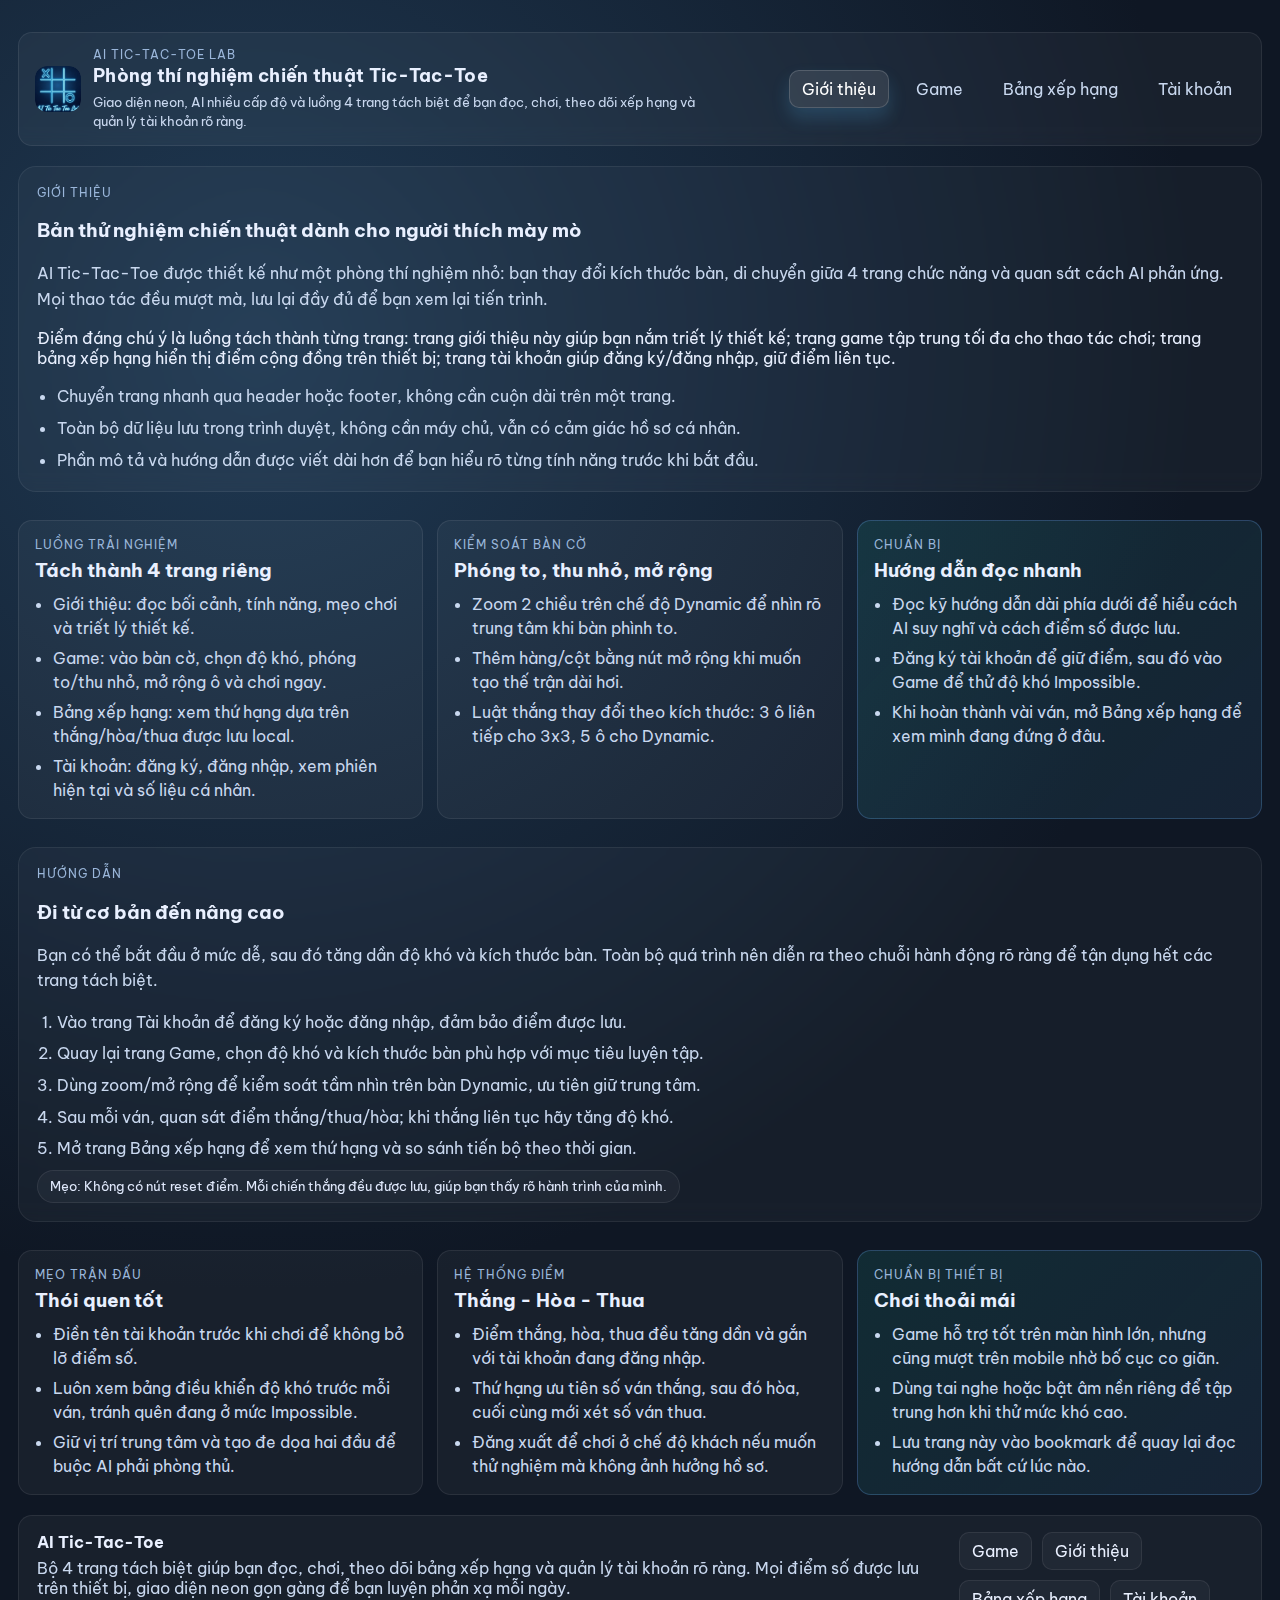
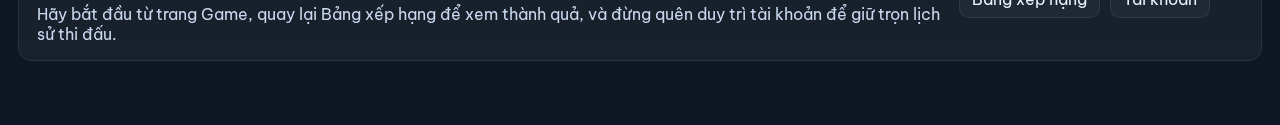
<file: index.html>
<!DOCTYPE html>
<html lang="vi">
<head>
    <meta charset="UTF-8">
    <meta name="viewport" content="width=device-width, initial-scale=1.0">
    <title>AI Tic-Tac-Toe - Giới thiệu</title>
    <link rel="icon" type="image/png" href="icon.png">
    <link rel="stylesheet" href="style.css">
</head>
<body>
    <header class="site-header">
        <div class="brand">
            <div class="brand-mark" style="padding: 0; background: none; box-shadow: none;">
                <img src="icon.png" alt="Logo" style="width: 100%; height: 100%; object-fit: contain; border-radius: 12px;">
            </div>
            <div>
                <p class="brand-kicker">AI Tic-Tac-Toe Lab</p>
                <h1 class="site-title">Phòng thí nghiệm chiến thuật Tic-Tac-Toe</h1>
                <p class="brand-subline">Giao diện neon, AI nhiều cấp độ và luồng 4 trang tách biệt để bạn đọc, chơi, theo dõi xếp hạng và quản lý tài khoản rõ ràng.</p>
            </div>
        </div>
        <nav class="site-nav">
            <a class="active" href="index.html">Giới thiệu</a>
            <a href="game.html">Game</a>
            <a href="leaderboard.html">Bảng xếp hạng</a>
            <a href="account.html">Tài khoản</a>
        </nav>
    </header>

    <main class="page">
        <section class="section-block" id="gioi-thieu">
            <p class="eyebrow">Giới thiệu</p>
            <h3>Bản thử nghiệm chiến thuật dành cho người thích mày mò</h3>
            <p class="lede">
                AI Tic-Tac-Toe được thiết kế như một phòng thí nghiệm nhỏ: bạn thay đổi kích thước bàn, di chuyển giữa 4 trang chức năng và quan sát cách AI phản ứng. Mọi thao tác đều mượt mà, lưu lại đầy đủ để bạn xem lại tiến trình.
            </p>
            <p>
                Điểm đáng chú ý là luồng tách thành từng trang: trang giới thiệu này giúp bạn nắm triết lý thiết kế; trang game tập trung tối đa cho thao tác chơi; trang bảng xếp hạng hiển thị điểm cộng đồng trên thiết bị; trang tài khoản giúp đăng ký/đăng nhập, giữ điểm liên tục.
            </p>
            <ul>
                <li>Chuyển trang nhanh qua header hoặc footer, không cần cuộn dài trên một trang.</li>
                <li>Toàn bộ dữ liệu lưu trong trình duyệt, không cần máy chủ, vẫn có cảm giác hồ sơ cá nhân.</li>
                <li>Phần mô tả và hướng dẫn được viết dài hơn để bạn hiểu rõ từng tính năng trước khi bắt đầu.</li>
            </ul>
        </section>

        <section class="info-grid">
            <div class="info-card">
                <p class="eyebrow">Luồng trải nghiệm</p>
                <h3>Tách thành 4 trang riêng</h3>
                <ul>
                    <li>Giới thiệu: đọc bối cảnh, tính năng, mẹo chơi và triết lý thiết kế.</li>
                    <li>Game: vào bàn cờ, chọn độ khó, phóng to/thu nhỏ, mở rộng ô và chơi ngay.</li>
                    <li>Bảng xếp hạng: xem thứ hạng dựa trên thắng/hòa/thua được lưu local.</li>
                    <li>Tài khoản: đăng ký, đăng nhập, xem phiên hiện tại và số liệu cá nhân.</li>
                </ul>
            </div>
            <div class="info-card">
                <p class="eyebrow">Kiểm soát bàn cờ</p>
                <h3>Phóng to, thu nhỏ, mở rộng</h3>
                <ul>
                    <li>Zoom 2 chiều trên chế độ Dynamic để nhìn rõ trung tâm khi bàn phình to.</li>
                    <li>Thêm hàng/cột bằng nút mở rộng khi muốn tạo thế trận dài hơi.</li>
                    <li>Luật thắng thay đổi theo kích thước: 3 ô liên tiếp cho 3x3, 5 ô cho Dynamic.</li>
                </ul>
            </div>
            <div class="info-card highlight">
                <p class="eyebrow">Chuẩn bị</p>
                <h3>Hướng dẫn đọc nhanh</h3>
                <ul>
                    <li>Đọc kỹ hướng dẫn dài phía dưới để hiểu cách AI suy nghĩ và cách điểm số được lưu.</li>
                    <li>Đăng ký tài khoản để giữ điểm, sau đó vào Game để thử độ khó Impossible.</li>
                    <li>Khi hoàn thành vài ván, mở Bảng xếp hạng để xem mình đang đứng ở đâu.</li>
                </ul>
            </div>
        </section>

        <section class="section-block" id="huong-dan">
            <p class="eyebrow">Hướng dẫn</p>
            <h3>Đi từ cơ bản đến nâng cao</h3>
            <p class="lede">
                Bạn có thể bắt đầu ở mức dễ, sau đó tăng dần độ khó và kích thước bàn. Toàn bộ quá trình nên diễn ra theo chuỗi hành động rõ ràng để tận dụng hết các trang tách biệt.
            </p>
            <ol>
                <li>Vào trang Tài khoản để đăng ký hoặc đăng nhập, đảm bảo điểm được lưu.</li>
                <li>Quay lại trang Game, chọn độ khó và kích thước bàn phù hợp với mục tiêu luyện tập.</li>
                <li>Dùng zoom/mở rộng để kiểm soát tầm nhìn trên bàn Dynamic, ưu tiên giữ trung tâm.</li>
                <li>Sau mỗi ván, quan sát điểm thắng/thua/hòa; khi thắng liên tục hãy tăng độ khó.</li>
                <li>Mở trang Bảng xếp hạng để xem thứ hạng và so sánh tiến bộ theo thời gian.</li>
            </ol>
            <div class="pill-note subtle">Mẹo: Không có nút reset điểm. Mỗi chiến thắng đều được lưu, giúp bạn thấy rõ hành trình của mình.</div>
        </section>

        <section class="info-grid">
            <div class="info-card">
                <p class="eyebrow">Mẹo trận đấu</p>
                <h3>Thói quen tốt</h3>
                <ul>
                    <li>Điền tên tài khoản trước khi chơi để không bỏ lỡ điểm số.</li>
                    <li>Luôn xem bảng điều khiển độ khó trước mỗi ván, tránh quên đang ở mức Impossible.</li>
                    <li>Giữ vị trí trung tâm và tạo đe dọa hai đầu để buộc AI phải phòng thủ.</li>
                </ul>
            </div>
            <div class="info-card">
                <p class="eyebrow">Hệ thống điểm</p>
                <h3>Thắng - Hòa - Thua</h3>
                <ul>
                    <li>Điểm thắng, hòa, thua đều tăng dần và gắn với tài khoản đang đăng nhập.</li>
                    <li>Thứ hạng ưu tiên số ván thắng, sau đó hòa, cuối cùng mới xét số ván thua.</li>
                    <li>Đăng xuất để chơi ở chế độ khách nếu muốn thử nghiệm mà không ảnh hưởng hồ sơ.</li>
                </ul>
            </div>
            <div class="info-card highlight">
                <p class="eyebrow">Chuẩn bị thiết bị</p>
                <h3>Chơi thoải mái</h3>
                <ul>
                    <li>Game hỗ trợ tốt trên màn hình lớn, nhưng cũng mượt trên mobile nhờ bố cục co giãn.</li>
                    <li>Dùng tai nghe hoặc bật âm nền riêng để tập trung hơn khi thử mức khó cao.</li>
                    <li>Lưu trang này vào bookmark để quay lại đọc hướng dẫn bất cứ lúc nào.</li>
                </ul>
            </div>
        </section>
    </main>

    <footer class="site-footer">
        <div>
            <strong>AI Tic-Tac-Toe</strong>
            <p>Bộ 4 trang tách biệt giúp bạn đọc, chơi, theo dõi bảng xếp hạng và quản lý tài khoản rõ ràng. Mọi điểm số được lưu trên thiết bị, giao diện neon gọn gàng để bạn luyện phản xạ mỗi ngày.</p>
            <p>Hãy bắt đầu từ trang Game, quay lại Bảng xếp hạng để xem thành quả, và đừng quên duy trì tài khoản để giữ trọn lịch sử thi đấu.</p>
        </div>
        <div class="footer-links">
            <a href="game.html">Game</a>
            <a href="index.html">Giới thiệu</a>
            <a href="leaderboard.html">Bảng xếp hạng</a>
            <a href="account.html">Tài khoản</a>
        </div>
    </footer>

    <script src="script.js" defer></script>
</body>
</html>
</file>
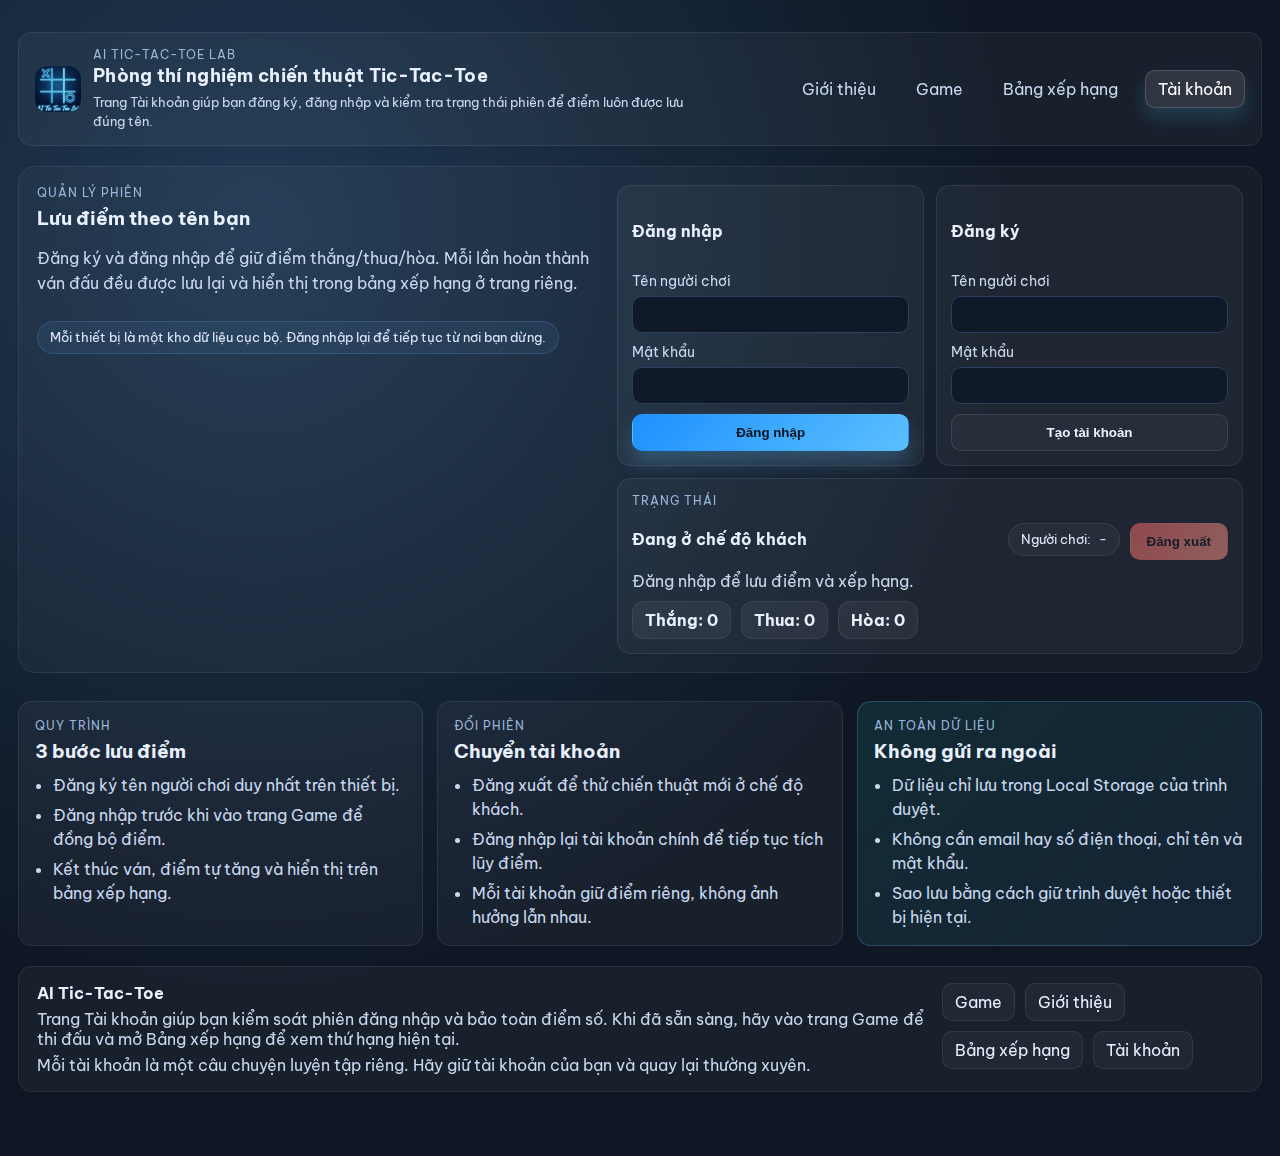
<file: account.html>
<!DOCTYPE html>
<html lang="vi">
<head>
    <meta charset="UTF-8">
    <meta name="viewport" content="width=device-width, initial-scale=1.0">
    <title>AI Tic-Tac-Toe - Tài khoản</title>
    <link rel="icon" type="image/png" href="icon.png">
    <link rel="stylesheet" href="style.css">
</head>
<body>
    <header class="site-header">
        <div class="brand">
            <div class="brand-mark" style="padding: 0; background: none; box-shadow: none;">
                <img src="icon.png" alt="Logo" style="width: 100%; height: 100%; object-fit: contain; border-radius: 12px;">
            </div>
            <div>
                <p class="brand-kicker">AI Tic-Tac-Toe Lab</p>
                <h1 class="site-title">Phòng thí nghiệm chiến thuật Tic-Tac-Toe</h1>
                <p class="brand-subline">Trang Tài khoản giúp bạn đăng ký, đăng nhập và kiểm tra trạng thái phiên để điểm luôn được lưu đúng tên.</p>
            </div>
        </div>
        <nav class="site-nav">
            <a href="index.html">Giới thiệu</a>
            <a href="game.html">Game</a>
            <a href="leaderboard.html">Bảng xếp hạng</a>
            <a class="active" href="account.html">Tài khoản</a>
        </nav>
    </header>
    <main class="page">
        <section class="auth-section" id="tai-khoan">
            <div class="auth-copy">
                <p class="eyebrow">Quản lý phiên</p>
                <h3>Lưu điểm theo tên bạn</h3>
                <p class="lede">
                    Đăng ký và đăng nhập để giữ điểm thắng/thua/hòa. Mỗi lần hoàn thành ván đấu đều được lưu lại và hiển thị trong bảng xếp hạng ở trang riêng.
                </p>
                <div class="pill-note">Mỗi thiết bị là một kho dữ liệu cục bộ. Đăng nhập lại để tiếp tục từ nơi bạn dừng.</div>
            </div>
            <div class="auth-forms">
                <div class="auth-card">
                    <h4>Đăng nhập</h4>
                    <form id="login-form" class="form-grid">
                        <label>
                            <span>Tên người chơi</span>
                            <input type="text" id="login-username" autocomplete="username">
                        </label>
                        <label>
                            <span>Mật khẩu</span>
                            <input type="password" id="login-password" autocomplete="current-password">
                        </label>
                        <button type="submit" class="btn primary">Đăng nhập</button>
                    </form>
                </div>
                <div class="auth-card">
                    <h4>Đăng ký</h4>
                    <form id="register-form" class="form-grid">
                        <label>
                            <span>Tên người chơi</span>
                            <input type="text" id="register-username" autocomplete="username">
                        </label>
                        <label>
                            <span>Mật khẩu</span>
                            <input type="password" id="register-password" autocomplete="new-password">
                        </label>
                        <button type="submit" class="btn ghost">Tạo tài khoản</button>
                    </form>
                </div>
                <div class="auth-card full">
                    <div class="session-row">
                        <div>
                            <p class="eyebrow">Trạng thái</p>
                            <h4 id="session-status">Đang ở chế độ khách</h4>
                            <p class="session-note" id="session-note">Đăng nhập để lưu điểm và xếp hạng.</p>
                        </div>
                        <div class="session-actions">
                            <p class="pill-note subtle">Người chơi: <span id="session-username">-</span></p>
                            <button id="logout-btn" type="button" class="btn danger" disabled>Đăng xuất</button>
                        </div>
                    </div>
                    <div class="session-stats">
                        <div class="stat-chip">Thắng: <span id="stat-win">0</span></div>
                        <div class="stat-chip">Thua: <span id="stat-loss">0</span></div>
                        <div class="stat-chip">Hòa: <span id="stat-draw">0</span></div>
                    </div>
                </div>
            </div>
        </section>

        <section class="info-grid">
            <div class="info-card">
                <p class="eyebrow">Quy trình</p>
                <h3>3 bước lưu điểm</h3>
                <ul>
                    <li>Đăng ký tên người chơi duy nhất trên thiết bị.</li>
                    <li>Đăng nhập trước khi vào trang Game để đồng bộ điểm.</li>
                    <li>Kết thúc ván, điểm tự tăng và hiển thị trên bảng xếp hạng.</li>
                </ul>
            </div>
            <div class="info-card">
                <p class="eyebrow">Đổi phiên</p>
                <h3>Chuyển tài khoản</h3>
                <ul>
                    <li>Đăng xuất để thử chiến thuật mới ở chế độ khách.</li>
                    <li>Đăng nhập lại tài khoản chính để tiếp tục tích lũy điểm.</li>
                    <li>Mỗi tài khoản giữ điểm riêng, không ảnh hưởng lẫn nhau.</li>
                </ul>
            </div>
            <div class="info-card highlight">
                <p class="eyebrow">An toàn dữ liệu</p>
                <h3>Không gửi ra ngoài</h3>
                <ul>
                    <li>Dữ liệu chỉ lưu trong Local Storage của trình duyệt.</li>
                    <li>Không cần email hay số điện thoại, chỉ tên và mật khẩu.</li>
                    <li>Sao lưu bằng cách giữ trình duyệt hoặc thiết bị hiện tại.</li>
                </ul>
            </div>
        </section>
    </main>

    <footer class="site-footer">
        <div>
            <strong>AI Tic-Tac-Toe</strong>
            <p>Trang Tài khoản giúp bạn kiểm soát phiên đăng nhập và bảo toàn điểm số. Khi đã sẵn sàng, hãy vào trang Game để thi đấu và mở Bảng xếp hạng để xem thứ hạng hiện tại.</p>
            <p>Mỗi tài khoản là một câu chuyện luyện tập riêng. Hãy giữ tài khoản của bạn và quay lại thường xuyên.</p>
        </div>
        <div class="footer-links">
            <a href="game.html">Game</a>
            <a href="index.html">Giới thiệu</a>
            <a href="leaderboard.html">Bảng xếp hạng</a>
            <a href="account.html">Tài khoản</a>
        </div>
    </footer>

    <script src="script.js" defer></script>
</body>
</html>
</file>
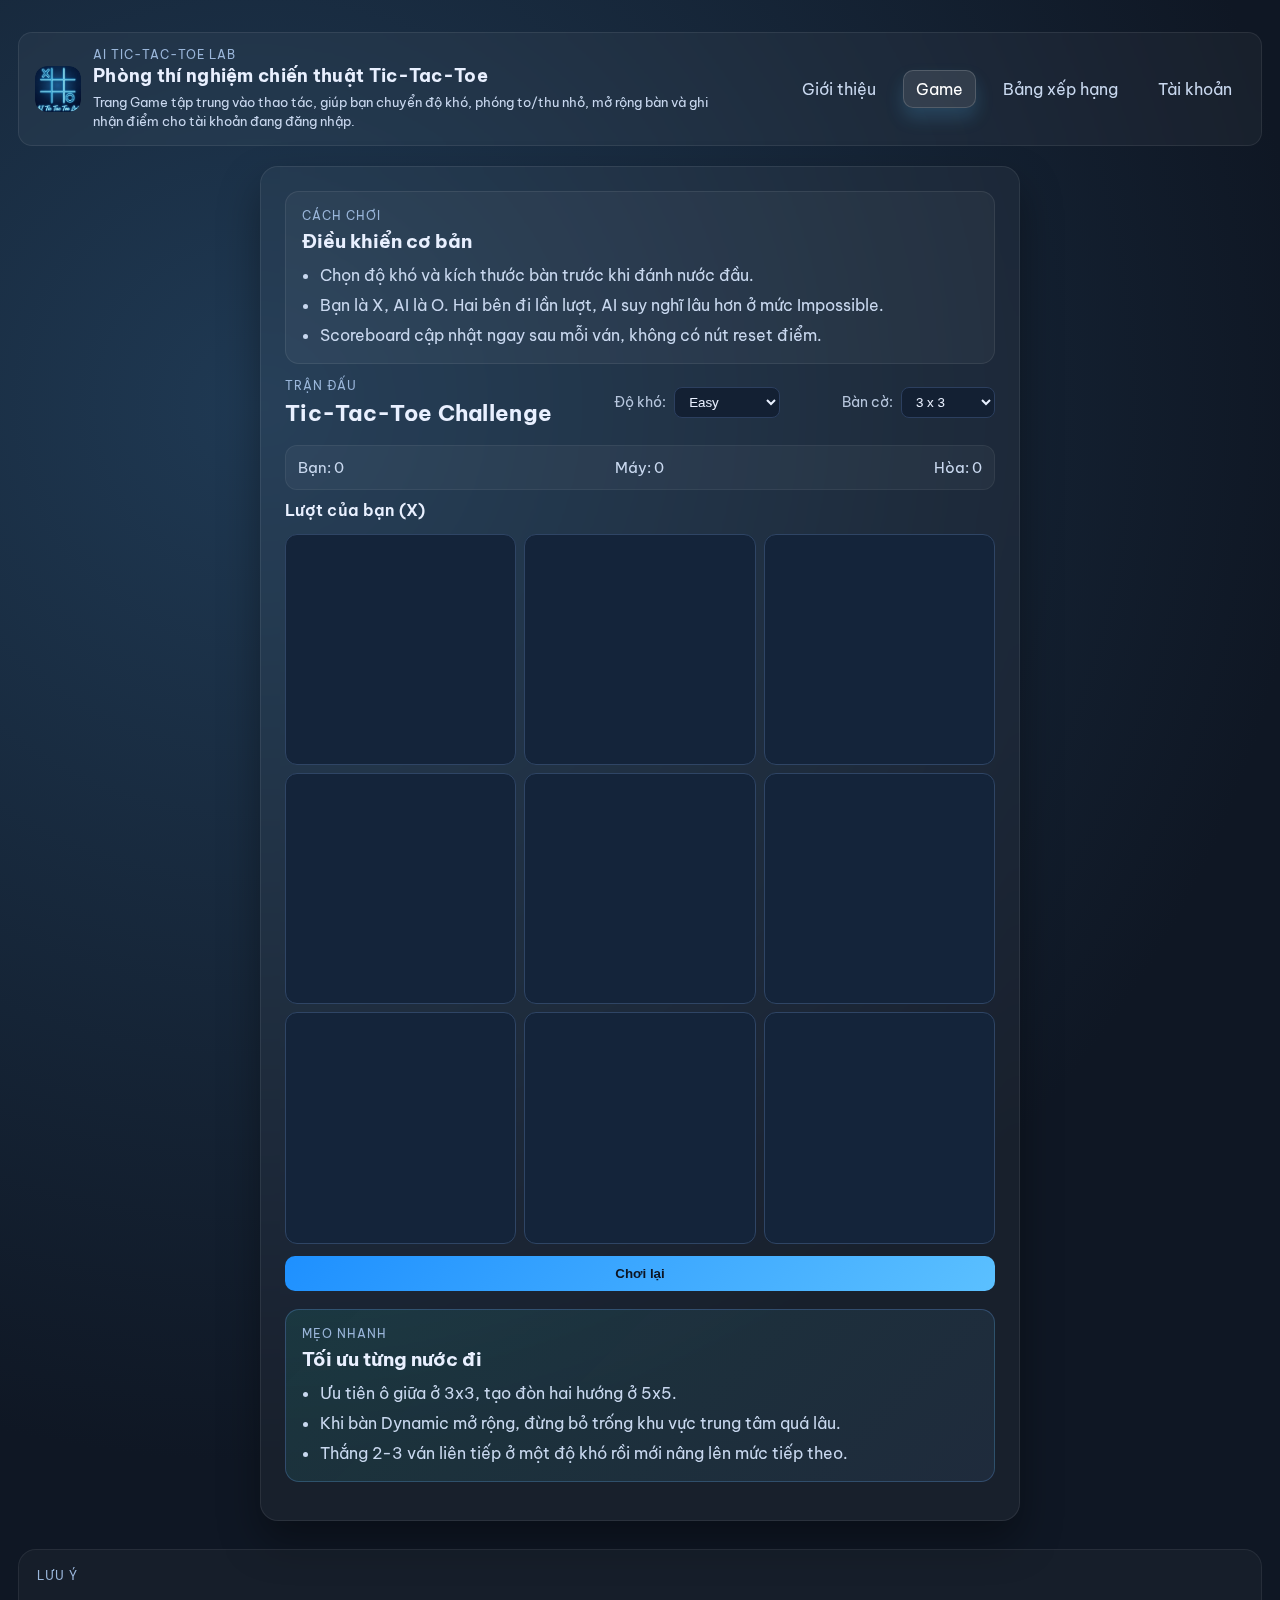
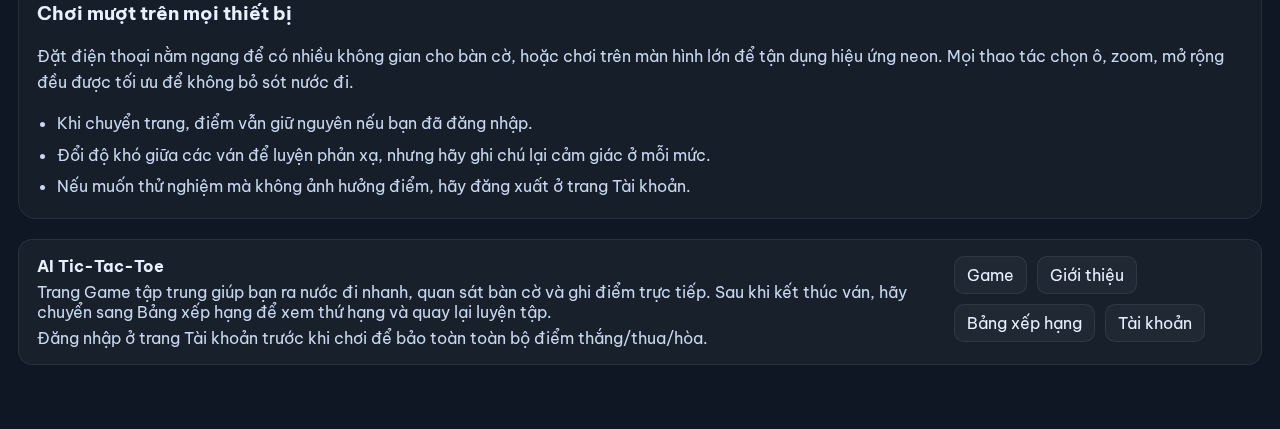
<file: game.html>
<!DOCTYPE html>
<html lang="vi">
<head>
    <meta charset="UTF-8">
    <meta name="viewport" content="width=device-width, initial-scale=1.0">
    <title>AI Tic-Tac-Toe - Game</title>
    <link rel="icon" type="image/png" href="icon.png">
    <link rel="stylesheet" href="style.css">
</head>
<body>
    <header class="site-header">
        <div class="brand">
            <div class="brand-mark" style="padding: 0; background: none; box-shadow: none;">
                <img src="icon.png" alt="Logo" style="width: 100%; height: 100%; object-fit: contain; border-radius: 12px;">
            </div>
            <div>
                <p class="brand-kicker">AI Tic-Tac-Toe Lab</p>
                <h1 class="site-title">Phòng thí nghiệm chiến thuật Tic-Tac-Toe</h1>
                <p class="brand-subline">Trang Game tập trung vào thao tác, giúp bạn chuyển độ khó, phóng to/thu nhỏ, mở rộng bàn và ghi nhận điểm cho tài khoản đang đăng nhập.</p>
            </div>
        </div>
        <nav class="site-nav">
            <a href="index.html">Giới thiệu</a>
            <a class="active" href="game.html">Game</a>
            <a href="leaderboard.html">Bảng xếp hạng</a>
            <a href="account.html">Tài khoản</a>
        </nav>
    </header>
    <main class="page">
        <section class="game-section">
            <div class="game-wrapper">
                <div class="info-card inline-info">
                    <p class="eyebrow">Cách chơi</p>
                    <h3>Điều khiển cơ bản</h3>
                    <ul>
                        <li>Chọn độ khó và kích thước bàn trước khi đánh nước đầu.</li>
                        <li>Bạn là X, AI là O. Hai bên đi lần lượt, AI suy nghĩ lâu hơn ở mức Impossible.</li>
                        <li>Scoreboard cập nhật ngay sau mỗi ván, không có nút reset điểm.</li>
                    </ul>
                </div>

                <header class="header">
                    <div>
                        <p class="eyebrow">Trận đấu</p>
                        <h2>Tic-Tac-Toe Challenge</h2>
                    </div>
                    <div class="controls-row">
                        <label for="difficulty">Độ khó:</label>
                        <select id="difficulty">
                            <option value="easy">Easy</option>
                            <option value="medium">Medium</option>
                            <option value="hard">Hard</option>
                            <option value="impossible">Impossible</option>
                        </select>
                    </div>
                    <div class="controls-row">
                        <label for="board-size">Bàn cờ:</label>
                        <select id="board-size">
                            <option value="3" selected>3 x 3</option>
                            <option value="5">5 x 5</option>
                            <option value="dynamic">Dynamic</option>
                        </select>
                    </div>
                </header>

                <section class="scoreboard">
                    <div class="score">Bạn: <span id="player-score">0</span></div>
                    <div class="score">Máy: <span id="ai-score">0</span></div>
                    <div class="score">Hòa: <span id="draw-score">0</span></div>
                </section>

                <p id="status" class="status">Lượt của bạn (X)</p>

                <div class="board" id="board"></div>

                <div class="zoom-controls" id="zoom-controls">
                    <button class="zoom-btn" id="zoom-in">Phóng to</button>
                    <button class="zoom-btn" id="zoom-out">Thu nhỏ</button>
                </div>

                <div class="expand-controls" id="expand-controls">
                    <button class="expand-btn" data-dir="up">+ Hàng trên</button>
                    <button class="expand-btn" data-dir="down">+ Hàng dưới</button>
                    <button class="expand-btn" data-dir="left">+ Cột trái</button>
                    <button class="expand-btn" data-dir="right">+ Cột phải</button>
                </div>

                <div class="action-buttons">
                    <button id="reset-game">Chơi lại</button>
                </div>

                <div class="info-card highlight inline-info inline-info-bottom">
                    <p class="eyebrow">Mẹo nhanh</p>
                    <h3>Tối ưu từng nước đi</h3>
                    <ul>
                        <li>Ưu tiên ô giữa ở 3x3, tạo đòn hai hướng ở 5x5.</li>
                        <li>Khi bàn Dynamic mở rộng, đừng bỏ trống khu vực trung tâm quá lâu.</li>
                        <li>Thắng 2-3 ván liên tiếp ở một độ khó rồi mới nâng lên mức tiếp theo.</li>
                    </ul>
                </div>

            </div>

        </section>

        <section class="section-block">
            <p class="eyebrow">Lưu ý</p>
            <h3>Chơi mượt trên mọi thiết bị</h3>
            <p class="lede">
                Đặt điện thoại nằm ngang để có nhiều không gian cho bàn cờ, hoặc chơi trên màn hình lớn để tận dụng hiệu ứng neon. Mọi thao tác chọn ô, zoom, mở rộng đều được tối ưu để không bỏ sót nước đi.
            </p>
            <ul>
                <li>Khi chuyển trang, điểm vẫn giữ nguyên nếu bạn đã đăng nhập.</li>
                <li>Đổi độ khó giữa các ván để luyện phản xạ, nhưng hãy ghi chú lại cảm giác ở mỗi mức.</li>
                <li>Nếu muốn thử nghiệm mà không ảnh hưởng điểm, hãy đăng xuất ở trang Tài khoản.</li>
            </ul>
        </section>
    </main>

    <footer class="site-footer">
        <div>
            <strong>AI Tic-Tac-Toe</strong>
            <p>Trang Game tập trung giúp bạn ra nước đi nhanh, quan sát bàn cờ và ghi điểm trực tiếp. Sau khi kết thúc ván, hãy chuyển sang Bảng xếp hạng để xem thứ hạng và quay lại luyện tập.</p>
            <p>Đăng nhập ở trang Tài khoản trước khi chơi để bảo toàn toàn bộ điểm thắng/thua/hòa.</p>
        </div>
        <div class="footer-links">
            <a href="game.html">Game</a>
            <a href="index.html">Giới thiệu</a>
            <a href="leaderboard.html">Bảng xếp hạng</a>
            <a href="account.html">Tài khoản</a>
        </div>
    </footer>

    <script src="script.js" defer></script>
</body>
</html>
</file>
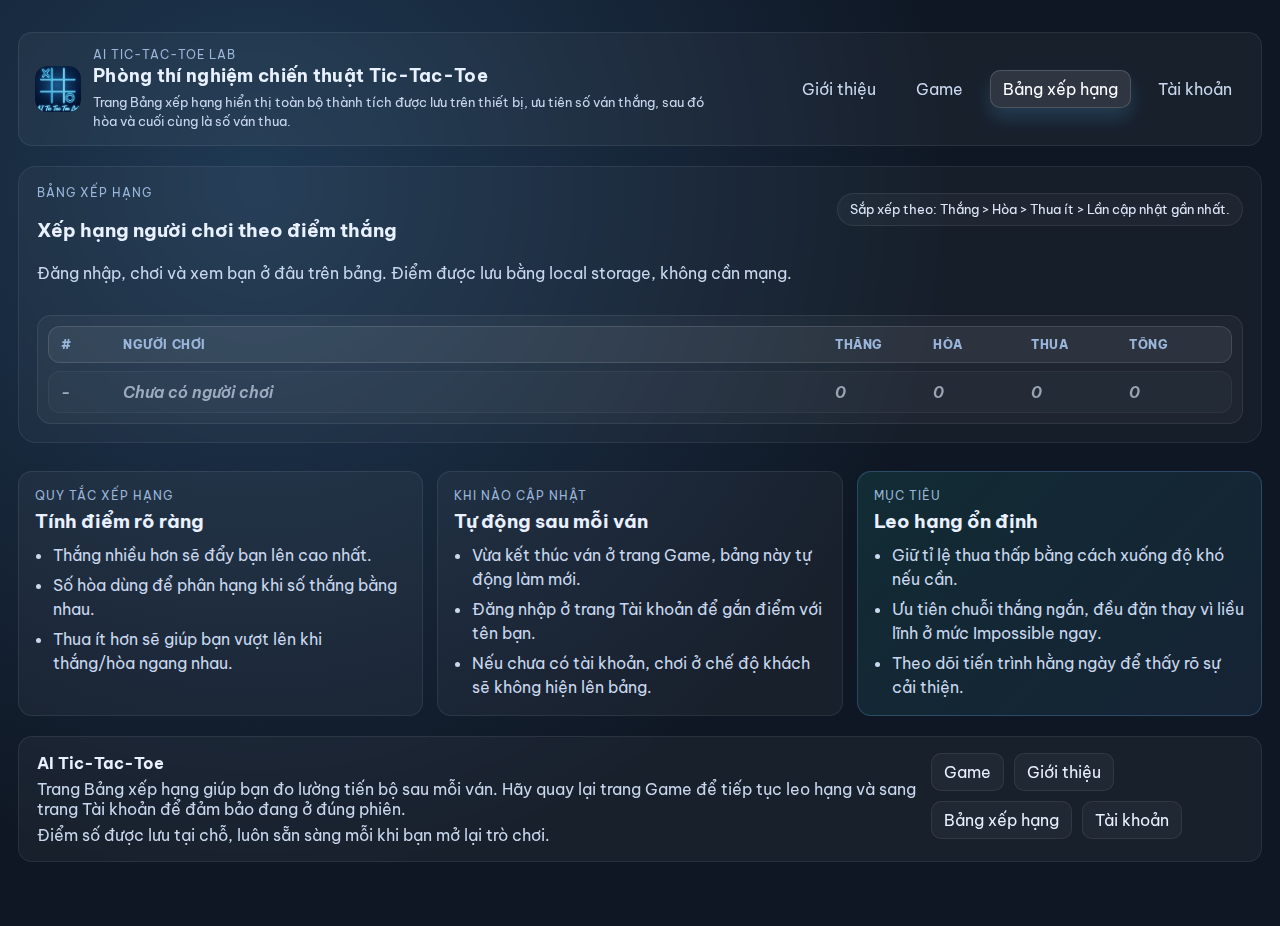
<file: leaderboard.html>
<!DOCTYPE html>
<html lang="vi">
<head>
    <meta charset="UTF-8">
    <meta name="viewport" content="width=device-width, initial-scale=1.0">
    <title>AI Tic-Tac-Toe - Bảng xếp hạng</title>
    <link rel="icon" type="image/png" href="icon.png">
    <link rel="stylesheet" href="style.css">
</head>
<body>
    <header class="site-header">
        <div class="brand">
            <div class="brand-mark" style="padding: 0; background: none; box-shadow: none;">
                <img src="icon.png" alt="Logo" style="width: 100%; height: 100%; object-fit: contain; border-radius: 12px;">
            </div>
            <div>
                <p class="brand-kicker">AI Tic-Tac-Toe Lab</p>
                <h1 class="site-title">Phòng thí nghiệm chiến thuật Tic-Tac-Toe</h1>
                <p class="brand-subline">Trang Bảng xếp hạng hiển thị toàn bộ thành tích được lưu trên thiết bị, ưu tiên số ván thắng, sau đó hòa và cuối cùng là số ván thua.</p>
            </div>
        </div>
        <nav class="site-nav">
            <a href="index.html">Giới thiệu</a>
            <a href="game.html">Game</a>
            <a class="active" href="leaderboard.html">Bảng xếp hạng</a>
            <a href="account.html">Tài khoản</a>
        </nav>
    </header>
    <main class="page">
        <section class="leaderboard-section" id="leaderboard">
            <div class="leaderboard-head">
                <div>
                    <p class="eyebrow">Bảng xếp hạng</p>
                    <h3>Xếp hạng người chơi theo điểm thắng</h3>
                    <p class="lede">Đăng nhập, chơi và xem bạn ở đâu trên bảng. Điểm được lưu bằng local storage, không cần mạng.</p>
                </div>
                <div class="pill-note subtle">Sắp xếp theo: Thắng > Hòa > Thua ít > Lần cập nhật gần nhất.</div>
            </div>
            <div class="leaderboard-card">
                <div class="leaderboard-table">
                    <div class="leaderboard-row header">
                        <span>#</span>
                        <span>Người chơi</span>
                        <span>Thắng</span>
                        <span>Hòa</span>
                        <span>Thua</span>
                        <span>Tổng</span>
                    </div>
                    <div id="leaderboard-body"></div>
                </div>
            </div>
        </section>

        <section class="info-grid">
            <div class="info-card">
                <p class="eyebrow">Quy tắc xếp hạng</p>
                <h3>Tính điểm rõ ràng</h3>
                <ul>
                    <li>Thắng nhiều hơn sẽ đẩy bạn lên cao nhất.</li>
                    <li>Số hòa dùng để phân hạng khi số thắng bằng nhau.</li>
                    <li>Thua ít hơn sẽ giúp bạn vượt lên khi thắng/hòa ngang nhau.</li>
                </ul>
            </div>
            <div class="info-card">
                <p class="eyebrow">Khi nào cập nhật</p>
                <h3>Tự động sau mỗi ván</h3>
                <ul>
                    <li>Vừa kết thúc ván ở trang Game, bảng này tự động làm mới.</li>
                    <li>Đăng nhập ở trang Tài khoản để gắn điểm với tên bạn.</li>
                    <li>Nếu chưa có tài khoản, chơi ở chế độ khách sẽ không hiện lên bảng.</li>
                </ul>
            </div>
            <div class="info-card highlight">
                <p class="eyebrow">Mục tiêu</p>
                <h3>Leo hạng ổn định</h3>
                <ul>
                    <li>Giữ tỉ lệ thua thấp bằng cách xuống độ khó nếu cần.</li>
                    <li>Ưu tiên chuỗi thắng ngắn, đều đặn thay vì liều lĩnh ở mức Impossible ngay.</li>
                    <li>Theo dõi tiến trình hằng ngày để thấy rõ sự cải thiện.</li>
                </ul>
            </div>
        </section>
    </main>

    <footer class="site-footer">
        <div>
            <strong>AI Tic-Tac-Toe</strong>
            <p>Trang Bảng xếp hạng giúp bạn đo lường tiến bộ sau mỗi ván. Hãy quay lại trang Game để tiếp tục leo hạng và sang trang Tài khoản để đảm bảo đang ở đúng phiên.</p>
            <p>Điểm số được lưu tại chỗ, luôn sẵn sàng mỗi khi bạn mở lại trò chơi.</p>
        </div>
        <div class="footer-links">
            <a href="game.html">Game</a>
            <a href="index.html">Giới thiệu</a>
            <a href="leaderboard.html">Bảng xếp hạng</a>
            <a href="account.html">Tài khoản</a>
        </div>
    </footer>

    <script src="script.js" defer></script>
</body>
</html>
</file>
<file: style.css>
@import url('https://fonts.googleapis.com/css2?family=Be+Vietnam+Pro:wght@400;500;600;700;800&family=Space+Grotesk:wght@400;500;600;700&display=swap');

/* Base layout */
* {
    box-sizing: border-box;
}

body {
    margin: 0;
    font-family: 'Be Vietnam Pro', 'Space Grotesk', 'Segoe UI', Arial, sans-serif;
    background: radial-gradient(circle at 20% 20%, #1f3953, #0f1724 55%);
    color: #e9f0ff;
    font-size: clamp(14px, 1.2vw + 0.3vh, 16px);
    min-height: 100vh;
    display: flex;
    flex-direction: column;
    align-items: stretch;
    padding: 32px 18px 64px;
    gap: 20px;
    user-select: none;
}

.page {
    width: 100%;
    max-width: none;
    display: flex;
    flex-direction: column;
    gap: 28px;
}

.section-block {
    width: 100%;
    padding: 18px;
    border-radius: 18px;
    background: rgba(255, 255, 255, 0.03);
    border: 1px solid rgba(255, 255, 255, 0.07);
    backdrop-filter: blur(8px);
}

.section-block ul,
.section-block ol {
    margin: 8px 0 0;
    padding-left: 20px;
    color: #c9d8ef;
    line-height: 1.6;
}

.section-block li + li {
    margin-top: 6px;
}

.split-layout {
    display: grid;
    grid-template-columns: minmax(0, 1.05fr) 0.95fr;
    gap: 16px;
    align-items: start;
    justify-items: center;
    width: 100%;
}

.split-layout .info-card {
    height: 100%;
}

.split-layout .info-card .lede {
    color: #d1ddf3;
}

.side-stack {
    display: flex;
    flex-direction: column;
    gap: 12px;
}

.site-header {
    width: 100%;
    display: flex;
    align-items: center;
    justify-content: space-between;
    gap: 14px;
    padding: 14px 16px;
    background: rgba(255, 255, 255, 0.04);
    border: 1px solid rgba(255, 255, 255, 0.08);
    border-radius: 14px;
    backdrop-filter: blur(8px);
}

.brand {
    display: flex;
    align-items: center;
    gap: 12px;
}

.brand-mark {
    width: 46px;
    height: 46px;
    display: grid;
    place-items: center;
    background: linear-gradient(135deg, #1e90ff, #5bc0ff);
    border-radius: 12px;
    position: relative;
    overflow: hidden;
    box-shadow: 0 8px 18px rgba(91, 192, 255, 0.28);
}

.brand-mark .mark {
    font-weight: 800;
    font-size: 18px;
    color: #0d1421;
    line-height: 1;
}

.brand-mark .mark-x {
    position: relative;
    left: -6px;
}

.brand-mark .mark-o {
    position: relative;
    left: 8px;
    opacity: 0.65;
}

.brand-kicker {
    margin: 0;
    font-size: 12px;
    letter-spacing: 1px;
    text-transform: uppercase;
    color: #9ab6da;
}

.brand-subline {
    margin: 6px 0 0;
    color: #c9d8ef;
    font-size: 13px;
    line-height: 1.45;
    max-width: 620px;
}

.site-title {
    margin: 2px 0 0;
    font-size: 18px;
    letter-spacing: 0.3px;
}

.site-nav {
    display: flex;
    align-items: center;
    gap: 14px;
}

.site-nav a {
    color: #c9d8ef;
    text-decoration: none;
    padding: 8px 12px;
    border-radius: 10px;
    transition: background 0.2s ease, color 0.2s ease, border-color 0.2s ease;
    border: 1px solid transparent;
}

.site-nav a:hover {
    background: rgba(255, 255, 255, 0.06);
    color: #e9f0ff;
    border-color: rgba(255, 255, 255, 0.08);
}

.site-nav a.active {
    background: rgba(255, 255, 255, 0.1);
    border-color: rgba(255, 255, 255, 0.16);
    color: #fff;
    box-shadow: 0 10px 18px rgba(91, 192, 255, 0.18);
}

.hero {
    position: relative;
    width: 100%;
    display: grid;
    grid-template-columns: minmax(0, 1fr) 0.9fr;
    gap: 18px;
    padding: 22px;
    background: linear-gradient(135deg, rgba(30, 144, 255, 0.06), rgba(91, 192, 255, 0.05));
    border: 1px solid rgba(255, 255, 255, 0.08);
    border-radius: 18px;
    overflow: hidden;
    backdrop-filter: blur(8px);
}

.hero::after {
    content: "";
    position: absolute;
    width: 240px;
    height: 240px;
    background: radial-gradient(circle, rgba(111, 177, 255, 0.18), transparent 60%);
    right: -60px;
    top: -80px;
    filter: blur(2px);
    pointer-events: none;
}

.hero-copy h2 {
    margin: 6px 0 12px;
    font-size: clamp(22px, 3vw + 0.3vh, 28px);
    letter-spacing: 0.2px;
}

.hero-copy p {
    margin: 0;
}

.eyebrow {
    text-transform: uppercase;
    letter-spacing: 1px;
    font-size: 12px;
    color: #9ab6da;
    margin: 0 0 6px;
}

.lede {
    color: #c9d8ef;
    line-height: 1.6;
}

.hero-tags {
    display: flex;
    flex-wrap: wrap;
    gap: 10px;
    margin: 14px 0 12px;
}

.tag-pill {
    padding: 8px 12px;
    border-radius: 999px;
    background: rgba(255, 255, 255, 0.06);
    border: 1px solid rgba(255, 255, 255, 0.08);
    color: #e9f0ff;
    font-size: 13px;
}

.hero-actions {
    display: flex;
    gap: 10px;
    flex-wrap: wrap;
    margin-top: 4px;
}

.btn {
    display: inline-flex;
    align-items: center;
    justify-content: center;
    padding: 10px 16px;
    border-radius: 10px;
    font-weight: 700;
    text-decoration: none;
    border: 1px solid transparent;
    transition: transform 0.12s ease, box-shadow 0.2s ease, background 0.2s ease, border-color 0.2s ease;
}

.btn.primary {
    background: linear-gradient(135deg, #1e90ff, #5bc0ff);
    color: #0d1421;
    box-shadow: 0 12px 20px rgba(91, 192, 255, 0.25);
}

.btn.primary:hover {
    transform: translateY(-1px);
}

.btn.ghost {
    border-color: rgba(255, 255, 255, 0.1);
    color: #e9f0ff;
    background: rgba(255, 255, 255, 0.04);
}

.btn.ghost:hover {
    border-color: rgba(255, 255, 255, 0.18);
    transform: translateY(-1px);
}

.hero-panel {
    display: grid;
    grid-template-columns: repeat(auto-fit, minmax(180px, 1fr));
    gap: 12px;
    align-self: center;
}

.mini-card {
    padding: 14px;
    border-radius: 14px;
    background: rgba(255, 255, 255, 0.04);
    border: 1px solid rgba(255, 255, 255, 0.08);
}

.mini-card .label {
    margin: 0 0 6px;
    font-size: 12px;
    letter-spacing: 0.6px;
    color: #9ab6da;
}

.mini-card strong {
    display: block;
    margin-bottom: 6px;
    font-size: 18px;
}

.mini-card small {
    color: #c9d8ef;
    line-height: 1.4;
}

.auth-section {
    width: 100%;
    display: grid;
    grid-template-columns: minmax(0, 0.95fr) 1.05fr;
    gap: 14px;
    padding: 18px;
    background: rgba(255, 255, 255, 0.03);
    border: 1px solid rgba(255, 255, 255, 0.07);
    border-radius: 18px;
    backdrop-filter: blur(8px);
}

.auth-copy h3 {
    margin: 6px 0 8px;
}

.pill-note {
    display: inline-flex;
    align-items: center;
    gap: 8px;
    padding: 8px 12px;
    border-radius: 999px;
    background: rgba(111, 177, 255, 0.08);
    border: 1px solid rgba(111, 177, 255, 0.18);
    color: #dfe8fb;
    font-size: 13px;
    line-height: 1.2;
    margin-top: 8px;
}

.pill-note.subtle {
    background: rgba(255, 255, 255, 0.04);
    border-color: rgba(255, 255, 255, 0.08);
}

.auth-forms {
    display: grid;
    grid-template-columns: repeat(auto-fit, minmax(240px, 1fr));
    gap: 12px;
    align-items: stretch;
}

.auth-card {
    padding: 14px;
    border-radius: 14px;
    background: rgba(255, 255, 255, 0.04);
    border: 1px solid rgba(255, 255, 255, 0.08);
    display: flex;
    flex-direction: column;
    gap: 10px;
}

.auth-card.full {
    grid-column: 1 / -1;
}

.form-grid {
    display: grid;
    gap: 10px;
}

.form-grid label {
    display: flex;
    flex-direction: column;
    gap: 6px;
    color: #c9d8ef;
    font-size: 14px;
}

.form-grid input {
    padding: 10px 12px;
    border-radius: 10px;
    border: 1px solid #2c3f5f;
    background: #0f1928;
    color: #e9f0ff;
    outline: none;
}

.form-grid input:focus {
    border-color: #6fb1ff;
    box-shadow: 0 0 0 2px rgba(111, 177, 255, 0.3);
}

.session-row {
    display: flex;
    align-items: center;
    justify-content: space-between;
    gap: 12px;
    flex-wrap: wrap;
}

.session-actions {
    display: flex;
    align-items: center;
    gap: 10px;
    justify-content: flex-end;
}

.session-note {
    margin: 4px 0 0;
    color: #c9d8ef;
}

.session-stats {
    display: flex;
    gap: 10px;
    flex-wrap: wrap;
}

.stat-chip {
    padding: 8px 12px;
    border-radius: 12px;
    background: rgba(255, 255, 255, 0.05);
    border: 1px solid rgba(255, 255, 255, 0.08);
    font-weight: 700;
    color: #e9f0ff;
}

.btn.danger {
    background: linear-gradient(135deg, #ff6b6b, #ff9a8b);
    color: #0d1421;
}

.btn.danger:disabled {
    opacity: 0.5;
    cursor: not-allowed;
}

@media (max-width: 900px) {
    .auth-section {
        grid-template-columns: 1fr;
    }
}

.game-wrapper {
    background: rgba(255, 255, 255, 0.04);
    border: 1px solid rgba(255, 255, 255, 0.08);
    border-radius: 18px;
    padding: 24px;
    max-width: 760px;
    width: min(760px, 100%);
    margin: 0 auto;
    box-shadow: 0 20px 40px rgba(0, 0, 0, 0.35);
    backdrop-filter: blur(8px);
}

.game-section {
    display: flex;
    justify-content: center;
    width: 100%;
}

.header {
    display: flex;
    justify-content: space-between;
    align-items: center;
    gap: 12px;
    flex-wrap: wrap;
}

.header h2 {
    margin: 0;
    font-size: 22px;
    letter-spacing: 0.3px;
}

.controls-row {
    display: flex;
    align-items: center;
    gap: 8px;
}

label {
    font-size: clamp(13px, 1.2vw + 0.1vh, 14px);
    color: #b7c6dd;
}

select {
    padding: 6px 10px;
    border-radius: 8px;
    border: 1px solid #2c3f5f;
    background: #132033;
    color: #e9f0ff;
    outline: none;
}

select:focus {
    border-color: #6fb1ff;
    box-shadow: 0 0 0 2px rgba(111, 177, 255, 0.35);
}

.scoreboard {
    display: flex;
    justify-content: space-between;
    margin: 18px 0 10px;
    padding: 12px;
    background: rgba(255, 255, 255, 0.04);
    border-radius: 12px;
    border: 1px solid rgba(255, 255, 255, 0.06);
}

.score {
    font-size: clamp(14px, 1.3vw + 0.2vh, 15px);
    color: #c9d8ef;
}

.status {
    margin: 6px 0 14px;
    font-weight: 600;
    letter-spacing: 0.3px;
    font-size: clamp(14px, 1.4vw + 0.2vh, 16px);
}

.board {
    display: grid;
    grid-template-columns: repeat(3, 1fr);
    gap: 8px;
    margin-bottom: 12px;
}

.zoom-controls {
    display: none;
    grid-template-columns: repeat(2, 1fr);
    gap: 8px;
    margin: 4px 0 10px;
}

.zoom-controls .zoom-btn {
    padding: 8px 10px;
    border-radius: 10px;
    border: 1px solid #2f4565;
    background: linear-gradient(135deg, #234065, #1b2f48);
    color: #dfe8fb;
    cursor: pointer;
    transition: transform 0.12s ease, box-shadow 0.2s ease, border-color 0.2s ease, opacity 0.2s ease;
    font-size: clamp(13px, 1.8vw + 0.1vh, 15px);
}

.zoom-controls .zoom-btn:hover:not(:disabled) {
    transform: translateY(-1px);
    border-color: #6fb1ff;
    box-shadow: 0 10px 18px rgba(91, 192, 255, 0.25);
}

.zoom-controls .zoom-btn:active:not(:disabled) {
    transform: translateY(0);
}

.zoom-controls .zoom-btn:disabled {
    opacity: 0.45;
    cursor: not-allowed;
}

.expand-controls {
    display: none;
    grid-template-columns: repeat(4, 1fr);
    gap: 8px;
    margin: 4px 0 14px;
}

.expand-controls .expand-btn {
    padding: 8px 10px;
    border-radius: 10px;
    border: 1px solid #2f4565;
    background: #14243a;
    color: #dfe8fb;
    cursor: pointer;
    transition: transform 0.12s ease, box-shadow 0.2s ease, border-color 0.2s ease;
}

.expand-controls .expand-btn:hover {
    transform: translateY(-1px);
    border-color: #6fb1ff;
    box-shadow: 0 10px 18px rgba(91, 192, 255, 0.25);
}

.expand-controls .expand-btn:active {
    transform: translateY(0);
}

.cell {
    width: 100%;
    aspect-ratio: 1 / 1;
    display: flex;
    align-items: center;
    justify-content: center;
    position: relative;
    background: #14243a;
    border: 1px solid #2f4565;
    border-radius: 12px;
    color: #e9f0ff;
    font-size: clamp(18px, 4vw, 32px);
    font-weight: 700;
    cursor: pointer;
    transition: background 0.2s ease, transform 0.12s ease, border-color 0.2s ease, box-shadow 0.2s ease;
    overflow: hidden;
}

.cell.outer-ring {
    opacity: 0.45;
    filter: saturate(0.55);
    background: #0f1b2a;
    border-color: #274161;
}

.cell.outer-ring:hover {
    opacity: 0.75;
    background: #1a2f4c;
}

.cell:hover {
    background: #1e3556;
    border-color: #6fb1ff;
    box-shadow: 0 0 12px rgba(111, 177, 255, 0.35);
}

.cell:active {
    transform: scale(0.98);
}

.cell.filled {
    cursor: default;
    background: #101b2c;
}

.cell.filled-x {
    border-color: #2be7c3;
}

.cell.filled-o {
    border-color: #ff9bf2;
}

.cell.winner {
    background: #0f7b6c;
    border-color: #2be7c3;
    color: #e8fff9;
    animation: glow 1s ease-in-out infinite alternate;
}

.mark {
    position: relative;
    width: 100%;
    height: 100%;
    display: flex;
    align-items: center;
    justify-content: center;
    pointer-events: none;
}

.neon-x::before,
.neon-x::after {
    content: "";
    position: absolute;
    width: 68%;
    height: 12%;
    background: linear-gradient(135deg, #2be7c3, #6edbff);
    border-radius: 999px;
    box-shadow:
        0 0 18px rgba(107, 255, 228, 0.55),
        0 0 30px rgba(110, 219, 255, 0.45),
        inset 0 0 8px rgba(9, 43, 61, 0.55);
    top: 50%;
    left: 50%;
    transform-origin: center;
}

.neon-x::before {
    transform: translate(-50%, -50%) rotate(45deg);
}

.neon-x::after {
    transform: translate(-50%, -50%) rotate(-45deg);
}

.neon-o {
    --o-stroke: clamp(4px, 1vw + 0.2vh, 10px);
    width: 66%;
    aspect-ratio: 1 / 1;
    height: auto;
    border: var(--o-stroke) solid #ff9bf2;
    border-radius: 50%;
    box-shadow:
        0 0 calc(var(--o-stroke) * 1.8) rgba(255, 155, 242, 0.55),
        0 0 calc(var(--o-stroke) * 3) rgba(111, 177, 255, 0.35),
        inset 0 0 calc(var(--o-stroke) * 1.2) rgba(35, 8, 37, 0.7);
}

@keyframes glow {
    from { box-shadow: 0 0 0 rgba(43, 231, 195, 0.2); }
    to { box-shadow: 0 0 16px rgba(43, 231, 195, 0.45); }
}

.action-buttons {
    display: flex;
    gap: 12px;
}

.action-buttons button {
    flex: 1;
    padding: 10px 12px;
    border: none;
    border-radius: 10px;
    background: linear-gradient(135deg, #1e90ff, #5bc0ff);
    color: #0d1421;
    font-weight: 700;
    cursor: pointer;
    transition: transform 0.12s ease, box-shadow 0.2s ease;
}

.action-buttons button:hover {
    transform: translateY(-1px);
    box-shadow: 0 10px 18px rgba(91, 192, 255, 0.25);
}

.action-buttons button:active {
    transform: translateY(0);
}

.info-grid {
    width: 100%;
    display: grid;
    grid-template-columns: repeat(auto-fit, minmax(260px, 1fr));
    gap: 14px;
}

.info-card {
    padding: 16px;
    border-radius: 14px;
    background: rgba(255, 255, 255, 0.04);
    border: 1px solid rgba(255, 255, 255, 0.08);
}

.info-card h3 {
    margin: 6px 0 10px;
}

.info-card ul {
    margin: 0;
    padding-left: 18px;
    color: #c9d8ef;
    line-height: 1.5;
}

.info-card li + li {
    margin-top: 6px;
}

.info-card.highlight {
    background: linear-gradient(135deg, rgba(43, 231, 195, 0.1), rgba(111, 177, 255, 0.08));
    border-color: rgba(111, 177, 255, 0.25);
}

.inline-info {
    margin-bottom: 14px;
}

.inline-info-bottom {
    margin-top: 18px;
}

.leaderboard-section {
    width: 100%;
    display: flex;
    flex-direction: column;
    gap: 12px;
    padding: 18px;
    background: rgba(255, 255, 255, 0.03);
    border: 1px solid rgba(255, 255, 255, 0.07);
    border-radius: 18px;
    backdrop-filter: blur(8px);
}

.leaderboard-head {
    display: flex;
    align-items: flex-start;
    justify-content: space-between;
    gap: 12px;
    flex-wrap: wrap;
}

.leaderboard-card {
    background: rgba(255, 255, 255, 0.04);
    border: 1px solid rgba(255, 255, 255, 0.08);
    border-radius: 14px;
    padding: 10px;
    overflow-x: auto;
}

.leaderboard-table {
    display: flex;
    flex-direction: column;
    gap: 8px;
    min-width: 540px;
}

.leaderboard-row {
    display: grid;
    grid-template-columns: 54px 1fr repeat(4, 90px);
    align-items: center;
    gap: 8px;
    padding: 10px 12px;
    border-radius: 12px;
    background: rgba(255, 255, 255, 0.04);
    border: 1px solid rgba(255, 255, 255, 0.08);
    color: #dfe8fb;
    font-weight: 600;
}

.leaderboard-row span {
    white-space: nowrap;
    overflow: hidden;
    text-overflow: ellipsis;
}

.leaderboard-row.header {
    text-transform: uppercase;
    letter-spacing: 0.6px;
    font-size: 12px;
    background: rgba(255, 255, 255, 0.06);
    border-color: rgba(255, 255, 255, 0.12);
}

.leaderboard-row.header span {
    font-weight: 800;
    color: #9ab6da;
}

.leaderboard-row.empty {
    opacity: 0.65;
    font-style: italic;
}

@media (max-width: 760px) {
    .leaderboard-row {
        grid-template-columns: 46px 1fr repeat(4, 76px);
        font-size: 13px;
    }
}

@media (max-width: 540px) {
    .leaderboard-row {
        grid-template-columns: 40px 1fr 1fr;
        grid-template-areas:
            "rank name name"
            "win draw loss"
            ". total total";
        row-gap: 6px;
    }

    .leaderboard-row span:nth-child(1) { grid-area: rank; }
    .leaderboard-row span:nth-child(2) { grid-area: name; }
    .leaderboard-row span:nth-child(3) { grid-area: win; }
    .leaderboard-row span:nth-child(4) { grid-area: draw; }
    .leaderboard-row span:nth-child(5) { grid-area: loss; }
    .leaderboard-row span:nth-child(6) { grid-area: total; }
}

.site-footer {
    width: 100%;
    display: flex;
    align-items: flex-start;
    justify-content: space-between;
    gap: 14px;
    padding: 16px 18px;
    background: rgba(255, 255, 255, 0.04);
    border: 1px solid rgba(255, 255, 255, 0.08);
    border-radius: 14px;
    backdrop-filter: blur(8px);
}

.site-footer p {
    margin: 6px 0 0;
    color: #c9d8ef;
}

.footer-links {
    display: flex;
    flex-wrap: wrap;
    gap: 10px;
}

.footer-links a {
    color: #e9f0ff;
    text-decoration: none;
    padding: 8px 12px;
    border-radius: 10px;
    border: 1px solid rgba(255, 255, 255, 0.08);
    background: rgba(255, 255, 255, 0.04);
    transition: border-color 0.2s ease, background 0.2s ease, transform 0.12s ease;
}

.footer-links a:hover {
    border-color: rgba(111, 177, 255, 0.55);
    transform: translateY(-1px);
}

@media (max-width: 900px) {
    .hero {
        grid-template-columns: 1fr;
    }

    .split-layout {
        grid-template-columns: 1fr;
    }

    .site-header {
        flex-direction: column;
        align-items: flex-start;
    }

    .site-nav {
        width: 100%;
        flex-wrap: wrap;
    }
}

@media (max-width: 520px) {
    .game-wrapper {
        padding: 18px;
    }

    .header h2 {
        font-size: 18px;
    }

    .status {
        font-size: 14px;
    }
}
</file>
